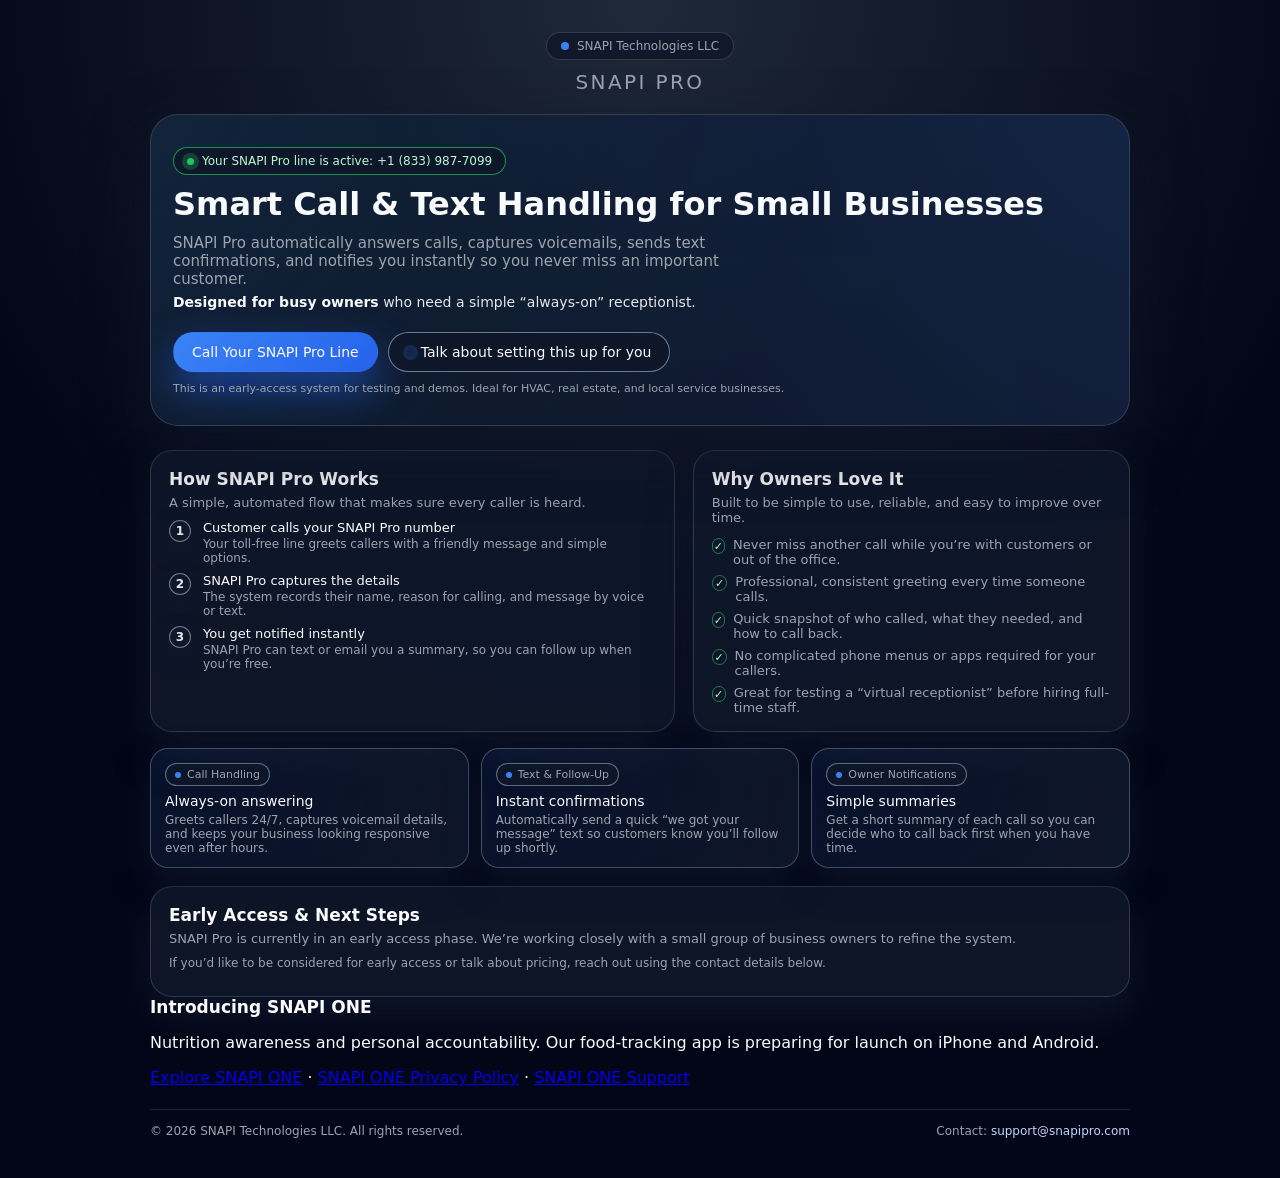
<file: index.html>
<!DOCTYPE html>
<html lang="en">
<head>
  <meta charset="UTF-8" />
  <meta name="viewport" content="width=device-width, initial-scale=1.0" />
  <title>SNAPI Pro – Smart Call & Text Handling</title>

  <style>
    :root {
      --bg: #111827;
      --bg-soft: rgba(15, 23, 42, 0.95);
      --card: #1f2937;
      --accent: #3b82f6;
      --accent-soft: rgba(59, 130, 246, 0.15);
      --accent-green: #22c55e;
      --accent-orange: #f97316;
      --text-main: #f9fafb;
      --text-muted: #9ca3af;
      --border-subtle: rgba(148, 163, 184, 0.25);
      --shadow-soft: 0 24px 60px rgba(15, 23, 42, 0.75);
      --radius-lg: 18px;
      --radius-pill: 999px;
    }

    * {
      box-sizing: border-box;
    }

    body {
      margin: 0;
      min-height: 100vh;
      font-family: system-ui, -apple-system, BlinkMacSystemFont, "Segoe UI",
        sans-serif;
      background: radial-gradient(circle at top, #1f2937 0, #020617 55%, #020617 100%);
      color: var(--text-main);
      display: flex;
      justify-content: center;
      padding: 32px 16px 40px;
    }

    .page-wrapper {
      width: 100%;
      max-width: 980px;
    }

    header {
      text-align: center;
      margin-bottom: 20px;
    }

    .logo-pill {
      display: inline-flex;
      align-items: center;
      gap: 8px;
      padding: 6px 14px;
      border-radius: var(--radius-pill);
      background: rgba(15, 23, 42, 0.85);
      border: 1px solid var(--border-subtle);
      font-size: 12px;
      color: var(--text-muted);
    }

    .logo-dot {
      width: 8px;
      height: 8px;
      border-radius: 999px;
      background: var(--accent);
    }

    .brand {
      margin-top: 10px;
      font-size: 20px;
      letter-spacing: 0.12em;
      text-transform: uppercase;
      color: var(--text-muted);
    }

    .hero {
      margin-top: 16px;
      background: linear-gradient(
        135deg,
        rgba(15, 23, 42, 0.96),
        rgba(15, 23, 42, 0.96)
      );
      border-radius: 28px;
      padding: 32px 22px 30px;
      box-shadow: var(--shadow-soft);
      border: 1px solid rgba(148, 163, 184, 0.28);
      position: relative;
      overflow: hidden;
    }

    .hero::before {
      content: "";
      position: absolute;
      inset: -120px;
      background:
        radial-gradient(circle at top left, rgba(56, 189, 248, 0.12), transparent 60%),
        radial-gradient(circle at top right, rgba(59, 130, 246, 0.18), transparent 65%);
      opacity: 0.9;
      z-index: 0;
    }

    .hero-inner {
      position: relative;
      z-index: 1;
    }

    .status-pill {
      display: inline-flex;
      align-items: center;
      gap: 8px;
      padding: 6px 13px;
      border-radius: var(--radius-pill);
      background: rgba(15, 23, 42, 0.9);
      border: 1px solid rgba(34, 197, 94, 0.7);
      color: #bbf7d0;
      font-size: 12px;
      margin-bottom: 12px;
    }

    .status-dot {
      width: 7px;
      height: 7px;
      border-radius: 999px;
      background: var(--accent-green);
      box-shadow: 0 0 0 5px rgba(34, 197, 94, 0.25);
    }

    .hero-title {
      font-size: clamp(26px, 3.1vw, 32px);
      line-height: 1.1;
      margin: 0 0 12px;
    }

    .hero-subtitle {
      margin: 0 0 6px;
      font-size: 15px;
      color: var(--text-muted);
      max-width: 560px;
    }

    .hero-line {
      margin: 0 0 22px;
      font-size: 14px;
      color: #e5e7eb;
    }

    .hero-line strong {
      color: #f9fafb;
    }

    .hero-actions {
      display: flex;
      flex-wrap: wrap;
      gap: 10px;
      align-items: center;
      margin-bottom: 10px;
    }

    .btn-primary,
    .btn-secondary {
      display: inline-flex;
      align-items: center;
      justify-content: center;
      padding: 11px 18px;
      border-radius: var(--radius-pill);
      font-size: 14px;
      font-weight: 500;
      text-decoration: none;
      white-space: nowrap;
      cursor: pointer;
      border: 1px solid transparent;
      transition: transform 0.13s ease-out, box-shadow 0.13s ease-out,
        background 0.13s ease-out, border-color 0.13s ease-out,
        color 0.13s ease-out;
    }

    .btn-primary {
      background: linear-gradient(135deg, var(--accent), #2563eb);
      color: white;
      box-shadow: 0 18px 38px rgba(37, 99, 235, 0.55);
    }

    .btn-secondary {
      background: rgba(15, 23, 42, 0.85);
      color: var(--text-main);
      border-color: rgba(148, 163, 184, 0.7);
    }

    .btn-primary:hover,
    .btn-secondary:hover {
      transform: translateY(-1px);
      box-shadow: 0 18px 45px rgba(15, 23, 42, 0.9);
    }

    .btn-primary:active,
    .btn-secondary:active {
      transform: translateY(0);
      box-shadow: 0 10px 26px rgba(15, 23, 42, 0.9);
    }

    .btn-secondary .dot {
      width: 7px;
      height: 7px;
      border-radius: 999px;
      margin-right: 7px;
      background: var(--accent-soft);
      box-shadow: 0 0 0 4px rgba(59, 130, 246, 0.18);
    }

    .hero-note {
      margin-top: 6px;
      font-size: 11px;
      color: var(--text-muted);
    }

    .grid {
      margin-top: 24px;
      display: grid;
      grid-template-columns: minmax(0, 3fr) minmax(0, 2.5fr);
      gap: 18px;
    }

    .card {
      background: rgba(15, 23, 42, 0.92);
      border-radius: 22px;
      padding: 18px 18px 16px;
      border: 1px solid var(--border-subtle);
      box-shadow: 0 18px 40px rgba(15, 23, 42, 0.9);
    }

    h2 {
      margin-top: 0;
      margin-bottom: 6px;
      font-size: 17px;
    }

    .card p {
      margin-top: 0;
      margin-bottom: 10px;
      font-size: 13px;
      color: var(--text-muted);
    }

    .steps {
      list-style: none;
      padding: 0;
      margin: 10px 0 0;
      display: grid;
      gap: 8px;
    }

    .step {
      display: grid;
      grid-template-columns: auto 1fr;
      gap: 8px 12px;
      align-items: flex-start;
      font-size: 13px;
    }

    .step-badge {
      width: 22px;
      height: 22px;
      border-radius: 999px;
      display: inline-flex;
      align-items: center;
      justify-content: center;
      font-size: 12px;
      font-weight: 600;
      background: rgba(15, 23, 42, 1);
      border: 1px solid rgba(148, 163, 184, 0.7);
      color: #e5e7eb;
      box-shadow: 0 10px 20px rgba(15, 23, 42, 0.9);
    }

    .step-title {
      font-weight: 500;
      margin-bottom: 2px;
    }

    .step-text {
      grid-column: 2 / 3;
      color: var(--text-muted);
      font-size: 12px;
    }

    .reasons-list {
      list-style: none;
      padding: 0;
      margin: 12px 0 0;
      display: grid;
      gap: 7px;
      font-size: 13px;
      color: var(--text-muted);
    }

    .reasons-list li {
      display: flex;
      align-items: flex-start;
      gap: 8px;
    }

    .reason-icon {
      width: 16px;
      height: 16px;
      border-radius: 999px;
      border: 1px solid rgba(34, 197, 94, 0.6);
      display: inline-flex;
      align-items: center;
      justify-content: center;
      font-size: 11px;
      color: #bbf7d0;
      margin-top: 1px;
    }

    /* Features section */

    .features {
      margin-top: 16px;
      display: grid;
      grid-template-columns: repeat(3, minmax(0, 1fr));
      gap: 12px;
    }

    .feature-card {
      background: radial-gradient(circle at top left,
          rgba(59, 130, 246, 0.09),
          rgba(15, 23, 42, 0.98));
      border-radius: 18px;
      padding: 14px 14px 12px;
      border: 1px solid rgba(148, 163, 184, 0.4);
      font-size: 13px;
      box-shadow: 0 16px 32px rgba(15, 23, 42, 0.8);
    }

    .feature-label {
      display: inline-flex;
      align-items: center;
      gap: 6px;
      padding: 4px 9px;
      border-radius: var(--radius-pill);
      background: rgba(15, 23, 42, 0.9);
      border: 1px solid rgba(148, 163, 184, 0.6);
      font-size: 11px;
      color: var(--text-muted);
      margin-bottom: 7px;
    }

    .pill-dot {
      width: 6px;
      height: 6px;
      border-radius: 999px;
      background: var(--accent);
    }

    .feature-title {
      font-size: 14px;
      font-weight: 500;
      margin-bottom: 4px;
    }

    .feature-text {
      font-size: 12px;
      color: var(--text-muted);
      margin: 0;
    }

    footer {
      margin-top: 22px;
      padding-top: 14px;
      border-top: 1px solid rgba(31, 41, 55, 0.9);
      font-size: 12px;
      color: var(--text-muted);
      display: flex;
      flex-wrap: wrap;
      justify-content: space-between;
      gap: 10px;
      align-items: center;
    }

    footer a {
      color: #c4d3ff;
      text-decoration: none;
    }

    footer a:hover {
      text-decoration: underline;
    }

    @media (max-width: 768px) {
      body {
        padding: 20px 12px 28px;
      }

      .hero {
        padding: 26px 18px 24px;
      }

      .grid {
        grid-template-columns: minmax(0, 1fr);
      }

      .features {
        grid-template-columns: minmax(0, 1fr);
      }

      .hero-actions {
        flex-direction: column;
        align-items: stretch;
      }

      .btn-primary,
      .btn-secondary {
        width: 100%;
        justify-content: center;
      }

      .hero-subtitle,
      .hero-line {
        text-align: left;
      }
    }
  </style>
</head>

<body>
  <div class="page-wrapper">
    <header>
      <div class="logo-pill">
        <span class="logo-dot"></span>
        <span>SNAPI Technologies LLC</span>
      </div>
      <div class="brand">SNAPI Pro</div>
    </header>

    <section class="hero">
      <div class="hero-inner">
        <div class="status-pill">
          <span class="status-dot"></span>
          <span>Your SNAPI Pro line is active: +1 (833) 987-7099</span>
        </div>

        <h1 class="hero-title">
          Smart Call &amp; Text Handling for Small Businesses
        </h1>

        <p class="hero-subtitle">
          SNAPI Pro automatically answers calls, captures voicemails, sends text
          confirmations, and notifies you instantly so you never miss an
          important customer.
        </p>

        <p class="hero-line">
          <strong>Designed for busy owners</strong> who need a simple
          “always-on” receptionist.
        </p>

        <div class="hero-actions">
          <a href="tel:+18339877099" class="btn-primary">
            Call Your SNAPI Pro Line
          </a>

          <a href="#contact" class="btn-secondary">
            <span class="dot"></span>
            Talk about setting this up for you
          </a>
        </div>

        <div class="hero-note">
          This is an early-access system for testing and demos. Ideal for HVAC,
          real estate, and local service businesses.
        </div>
      </div>
    </section>

    <!-- How it works + Why owners love it -->
    <section class="grid">
      <article class="card">
        <h2>How SNAPI Pro Works</h2>
        <p>
          A simple, automated flow that makes sure every caller is heard.
        </p>

        <ul class="steps">
          <li class="step">
            <div class="step-badge">1</div>
            <div>
              <div class="step-title">Customer calls your SNAPI Pro number</div>
              <div class="step-text">
                Your toll-free line greets callers with a friendly message and
                simple options.
              </div>
            </div>
          </li>

          <li class="step">
            <div class="step-badge">2</div>
            <div>
              <div class="step-title">SNAPI Pro captures the details</div>
              <div class="step-text">
                The system records their name, reason for calling, and message
                by voice or text.
              </div>
            </div>
          </li>

          <li class="step">
            <div class="step-badge">3</div>
            <div>
              <div class="step-title">You get notified instantly</div>
              <div class="step-text">
                SNAPI Pro can text or email you a summary, so you can follow up
                when you’re free.
              </div>
            </div>
          </li>
        </ul>
      </article>

      <article class="card">
        <h2>Why Owners Love It</h2>
        <p>
          Built to be simple to use, reliable, and easy to improve over time.
        </p>

        <ul class="reasons-list">
          <li>
            <span class="reason-icon">✓</span>
            <span>Never miss another call while you’re with customers or out of the office.</span>
          </li>
          <li>
            <span class="reason-icon">✓</span>
            <span>Professional, consistent greeting every time someone calls.</span>
          </li>
          <li>
            <span class="reason-icon">✓</span>
            <span>Quick snapshot of who called, what they needed, and how to call back.</span>
          </li>
          <li>
            <span class="reason-icon">✓</span>
            <span>No complicated phone menus or apps required for your callers.</span>
          </li>
          <li>
            <span class="reason-icon">✓</span>
            <span>Great for testing a “virtual receptionist” before hiring full-time staff.</span>
          </li>
        </ul>
      </article>
    </section>

    <!-- Feature highlights -->
    <section class="features">
      <div class="feature-card">
        <div class="feature-label">
          <span class="pill-dot"></span>
          Call Handling
        </div>
        <div class="feature-title">Always-on answering</div>
        <p class="feature-text">
          Greets callers 24/7, captures voicemail details, and keeps your
          business looking responsive even after hours.
        </p>
      </div>

      <div class="feature-card">
        <div class="feature-label">
          <span class="pill-dot"></span>
          Text &amp; Follow-Up
        </div>
        <div class="feature-title">Instant confirmations</div>
        <p class="feature-text">
          Automatically send a quick “we got your message” text so customers
          know you’ll follow up shortly.
        </p>
      </div>

      <div class="feature-card">
        <div class="feature-label">
          <span class="pill-dot"></span>
          Owner Notifications
        </div>
        <div class="feature-title">Simple summaries</div>
        <p class="feature-text">
          Get a short summary of each call so you can decide who to call back
          first when you have time.
        </p>
      </div>
    </section>

    <!-- Early access note -->
    <section class="card" style="margin-top: 18px;">
      <h2>Early Access &amp; Next Steps</h2>
      <p>
        SNAPI Pro is currently in an early access phase. We’re working closely
        with a small group of business owners to refine the system.
      </p>
      <p class="step-text" style="margin-top: 6px; font-size: 12px;">
        If you’d like to be considered for early access or talk about pricing,
        reach out using the contact details below.
      </p>
    </section>

    <section class="section"><h2>Introducing SNAPI ONE</h2><p>Nutrition awareness and personal accountability. Our food-tracking app is preparing for launch on iPhone and Android.</p><p><a href="snapi-one/">Explore SNAPI ONE</a> · <a href="snapi-one/privacy.html">SNAPI ONE Privacy Policy</a> · <a href="snapi-one/support.html">SNAPI ONE Support</a></p></section>

    <!-- Contact / footer -->
    <footer id="contact">
      <div>
        &copy; <span id="year"></span> SNAPI Technologies LLC. All rights reserved.
      </div>
      <div>
        Contact:
        <a href="mailto:support@snapipro.com">support@snapipro.com</a>
      </div>
    </footer>
  </div>

  <script>
    // Auto-set current year in footer
    document.getElementById("year").textContent = new Date().getFullYear();
  </script>
</body>
</html>
</file>
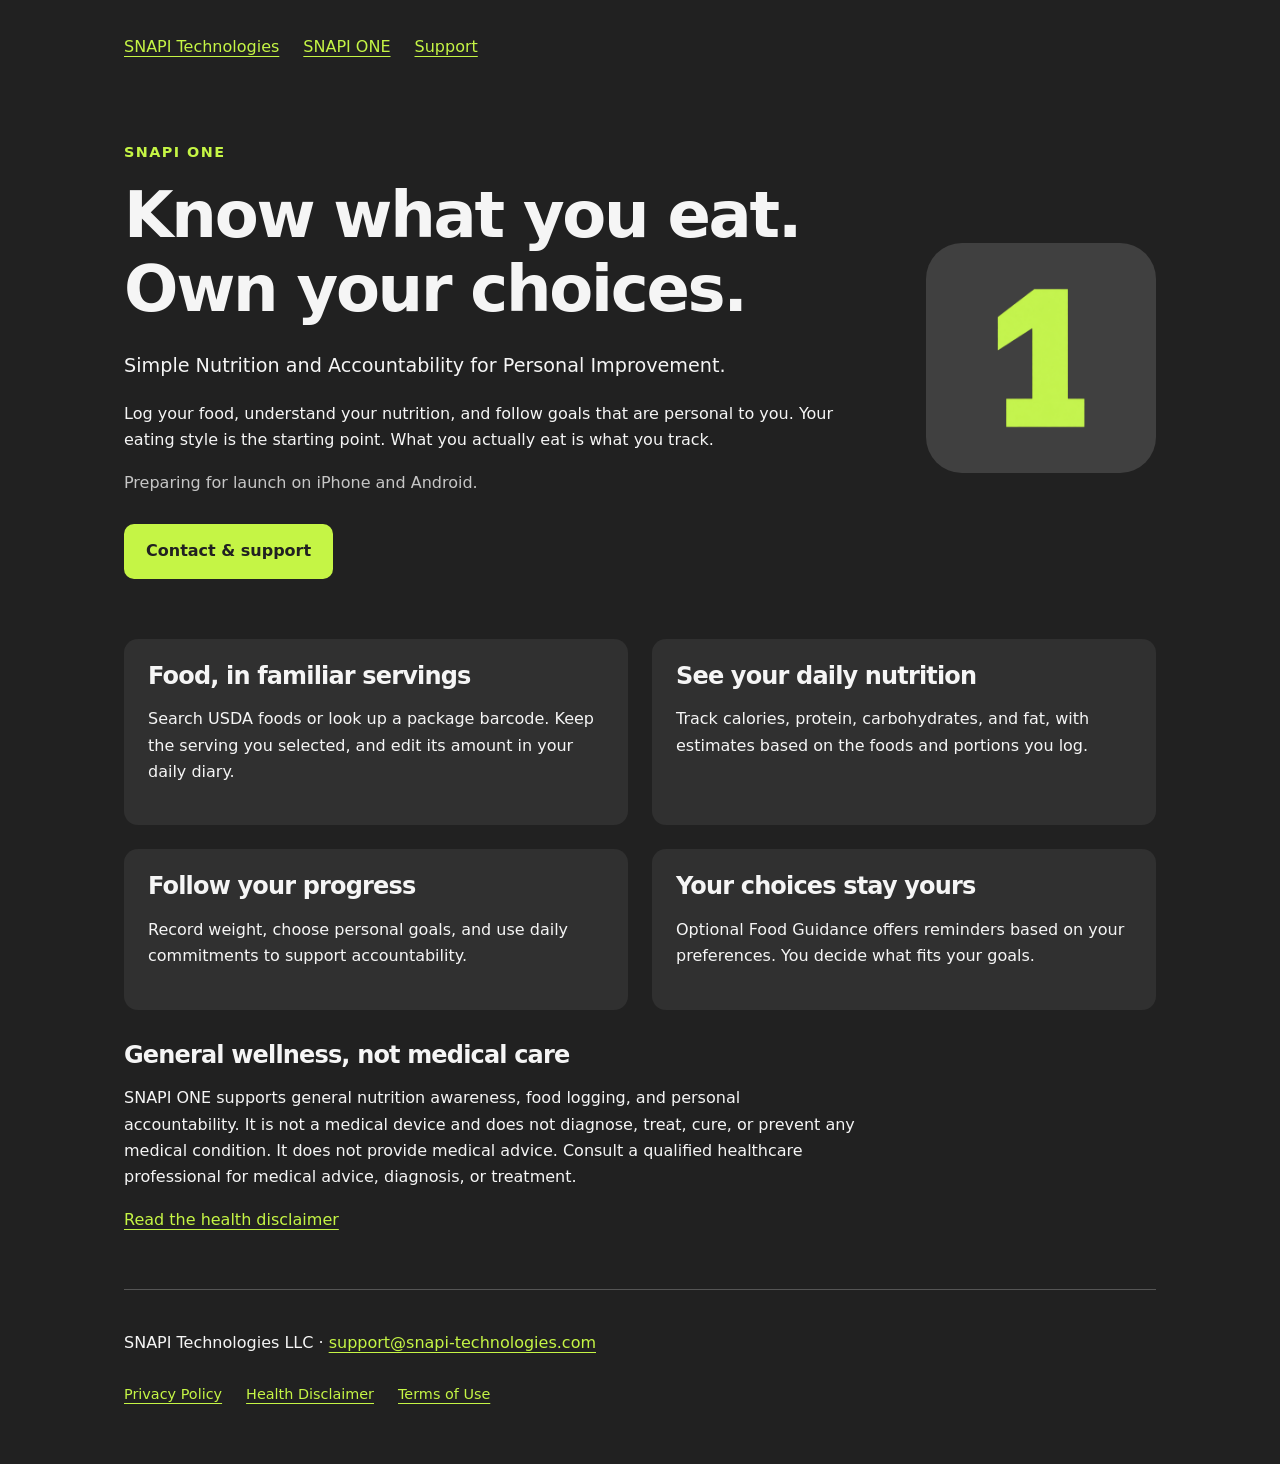
<file: snapi-one/index.html>
<!doctype html><html lang="en"><head><meta charset="utf-8"><meta name="viewport" content="width=device-width,initial-scale=1"><title>Nutrition awareness. Personal accountability. | SNAPI ONE</title><meta name="description" content="SNAPI ONE helps you log food, understand nutrition, and follow your personal goals."><link rel="stylesheet" href="style.css"></head><body><a class="skip" href="#main">Skip to content</a><div class="wrap"><nav aria-label="Main navigation"><a href="../">SNAPI Technologies</a><a href="./">SNAPI ONE</a><a href="support.html">Support</a></nav><main id="main"><div class="hero"><div><p class="eyebrow">SNAPI ONE</p><h1>Know what you eat.<br>Own your choices.</h1><p class="lead">Simple Nutrition and Accountability for Personal Improvement.</p><p>Log your food, understand your nutrition, and follow goals that are personal to you. Your eating style is the starting point. What you actually eat is what you track.</p><p class="muted">Preparing for launch on iPhone and Android.</p><a class="button" href="support.html">Contact &amp; support</a></div><img src="icon.png" width="230" height="230" alt="SNAPI ONE app icon"></div><div class="features"><section><h2>Food, in familiar servings</h2><p>Search USDA foods or look up a package barcode. Keep the serving you selected, and edit its amount in your daily diary.</p></section><section><h2>See your daily nutrition</h2><p>Track calories, protein, carbohydrates, and fat, with estimates based on the foods and portions you log.</p></section><section><h2>Follow your progress</h2><p>Record weight, choose personal goals, and use daily commitments to support accountability.</p></section><section><h2>Your choices stay yours</h2><p>Optional Food Guidance offers reminders based on your preferences. You decide what fits your goals.</p></section></div><section><h2>General wellness, not medical care</h2><p>SNAPI ONE supports general nutrition awareness, food logging, and personal accountability. It is not a medical device and does not diagnose, treat, cure, or prevent any medical condition. It does not provide medical advice. Consult a qualified healthcare professional for medical advice, diagnosis, or treatment.</p><a href="disclaimer.html">Read the health disclaimer</a></section></main><footer><p>SNAPI Technologies LLC · <a href="mailto:support@snapi-technologies.com">support@snapi-technologies.com</a></p><nav aria-label="Legal"><a href="privacy.html">Privacy Policy</a><a href="disclaimer.html">Health Disclaimer</a><a href="terms.html">Terms of Use</a></nav></footer></div></body></html>
</file>
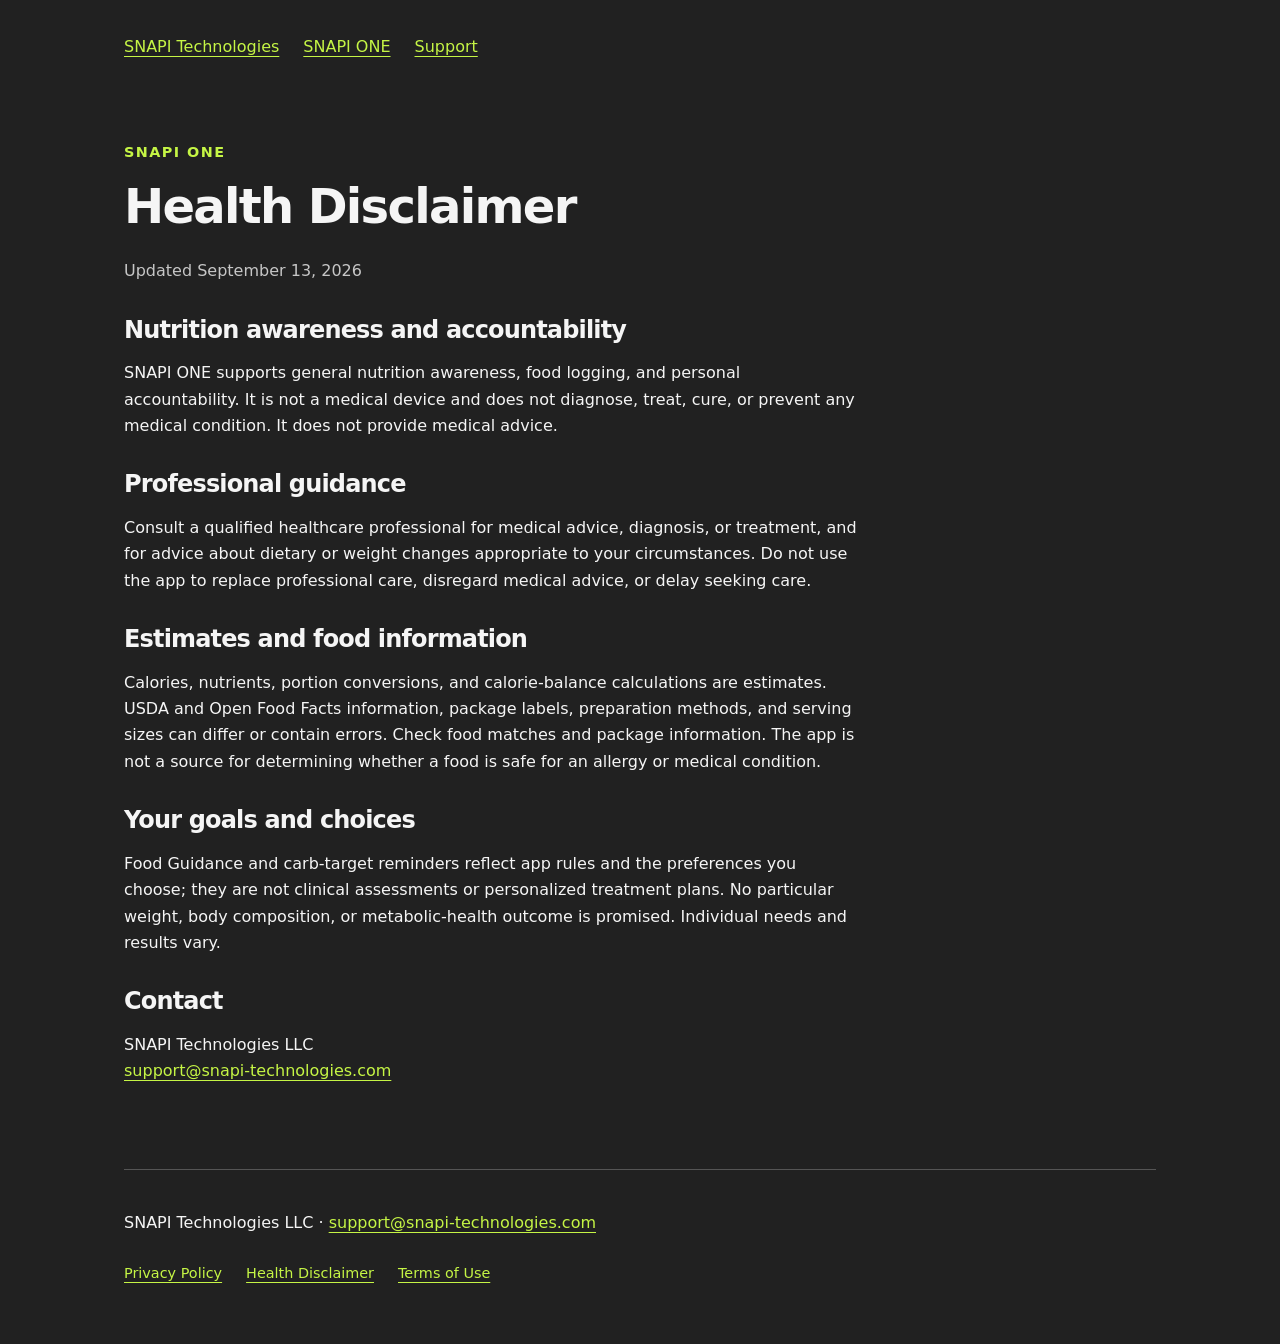
<file: snapi-one/disclaimer.html>
<!doctype html><html lang="en"><head><meta charset="utf-8"><meta name="viewport" content="width=device-width,initial-scale=1"><title>Health Disclaimer | SNAPI ONE</title><meta name="description" content="Health Disclaimer for the SNAPI ONE nutrition and accountability app."><link rel="stylesheet" href="style.css"></head><body><a class="skip" href="#main">Skip to content</a><div class="wrap"><nav aria-label="Main navigation"><a href="../">SNAPI Technologies</a><a href="./">SNAPI ONE</a><a href="support.html">Support</a></nav><main id="main"><article class="legal"><p class="eyebrow">SNAPI ONE</p><h1>Health Disclaimer</h1><p class="muted">Updated September 13, 2026</p><section><h2>Nutrition awareness and accountability</h2><p>SNAPI ONE supports general nutrition awareness, food logging, and personal accountability. It is not a medical device and does not diagnose, treat, cure, or prevent any medical condition. It does not provide medical advice.</p></section><section><h2>Professional guidance</h2><p>Consult a qualified healthcare professional for medical advice, diagnosis, or treatment, and for advice about dietary or weight changes appropriate to your circumstances. Do not use the app to replace professional care, disregard medical advice, or delay seeking care.</p></section><section><h2>Estimates and food information</h2><p>Calories, nutrients, portion conversions, and calorie-balance calculations are estimates. USDA and Open Food Facts information, package labels, preparation methods, and serving sizes can differ or contain errors. Check food matches and package information. The app is not a source for determining whether a food is safe for an allergy or medical condition.</p></section><section><h2>Your goals and choices</h2><p>Food Guidance and carb-target reminders reflect app rules and the preferences you choose; they are not clinical assessments or personalized treatment plans. No particular weight, body composition, or metabolic-health outcome is promised. Individual needs and results vary.</p></section><section><h2>Contact</h2><p>SNAPI Technologies LLC<br><a href="mailto:support@snapi-technologies.com">support@snapi-technologies.com</a></p></section></article></main><footer><p>SNAPI Technologies LLC · <a href="mailto:support@snapi-technologies.com">support@snapi-technologies.com</a></p><nav aria-label="Legal"><a href="privacy.html">Privacy Policy</a><a href="disclaimer.html">Health Disclaimer</a><a href="terms.html">Terms of Use</a></nav></footer></div></body></html>
</file>
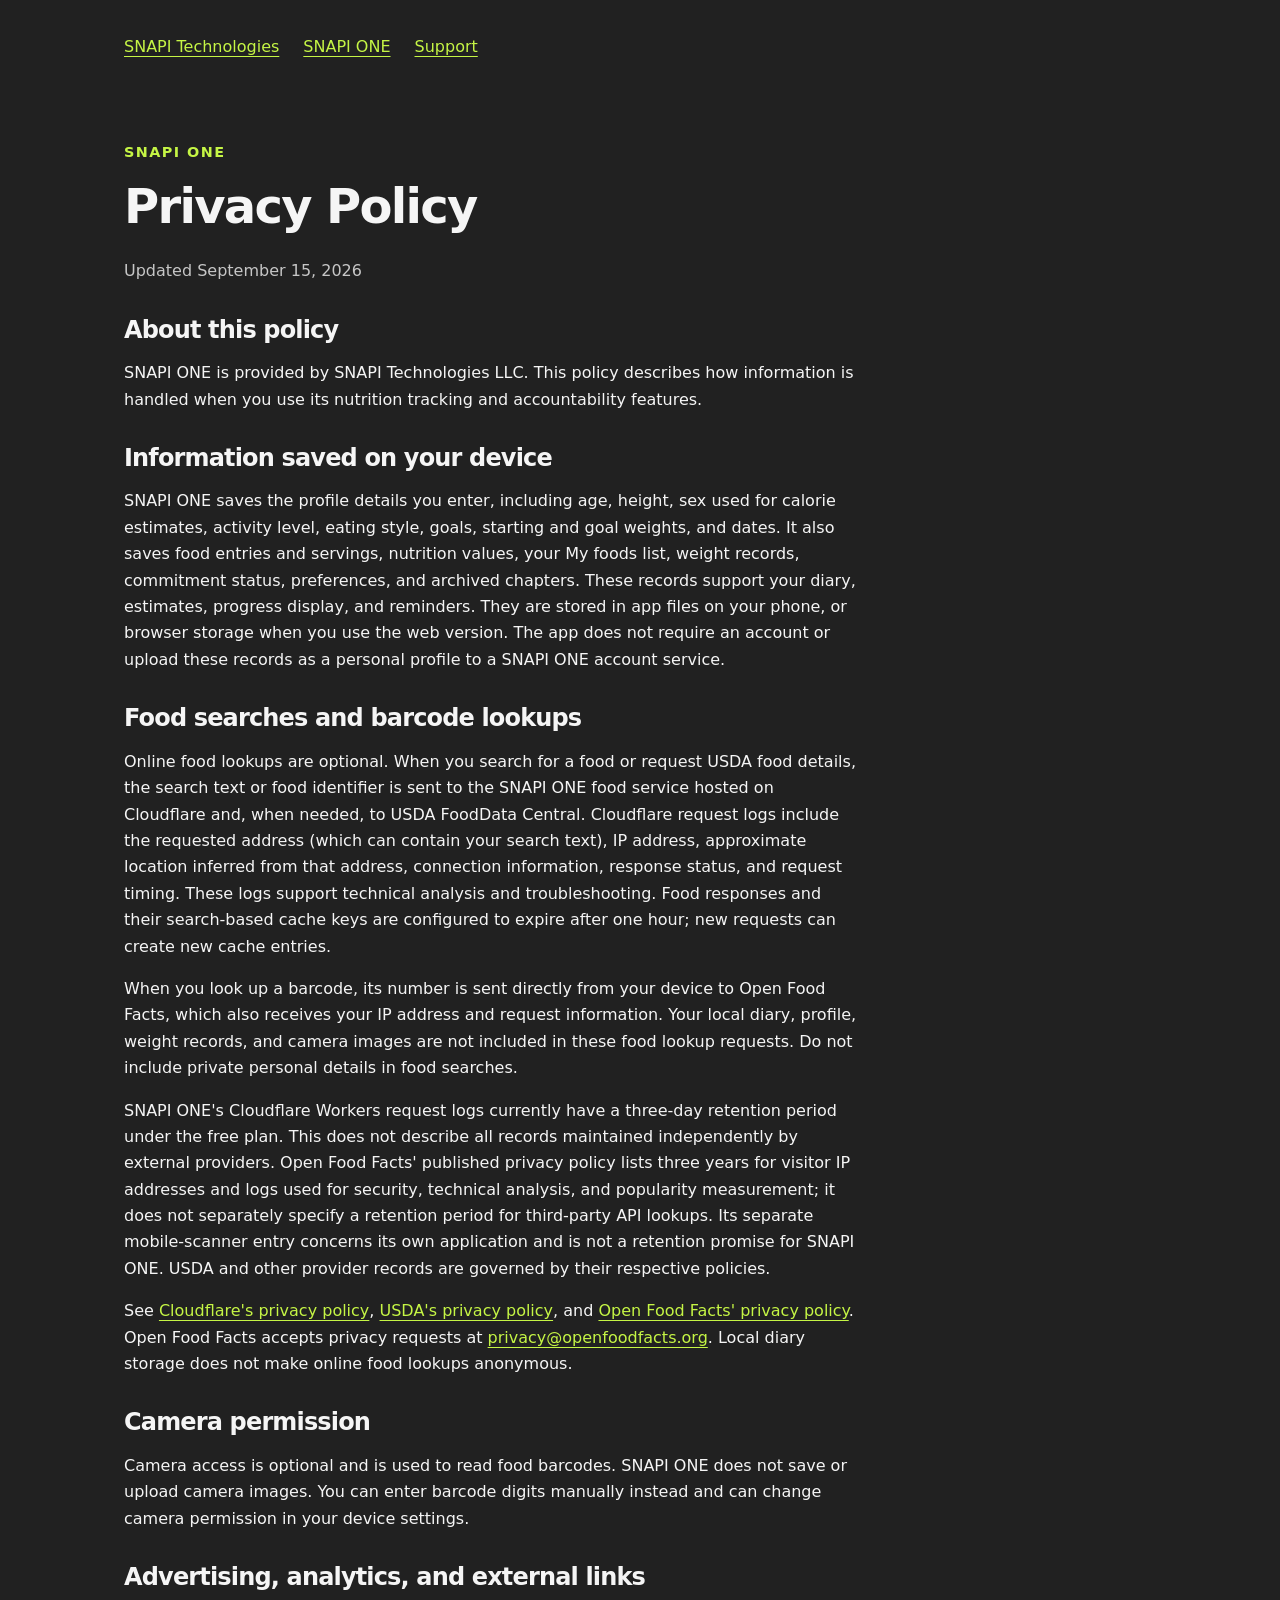
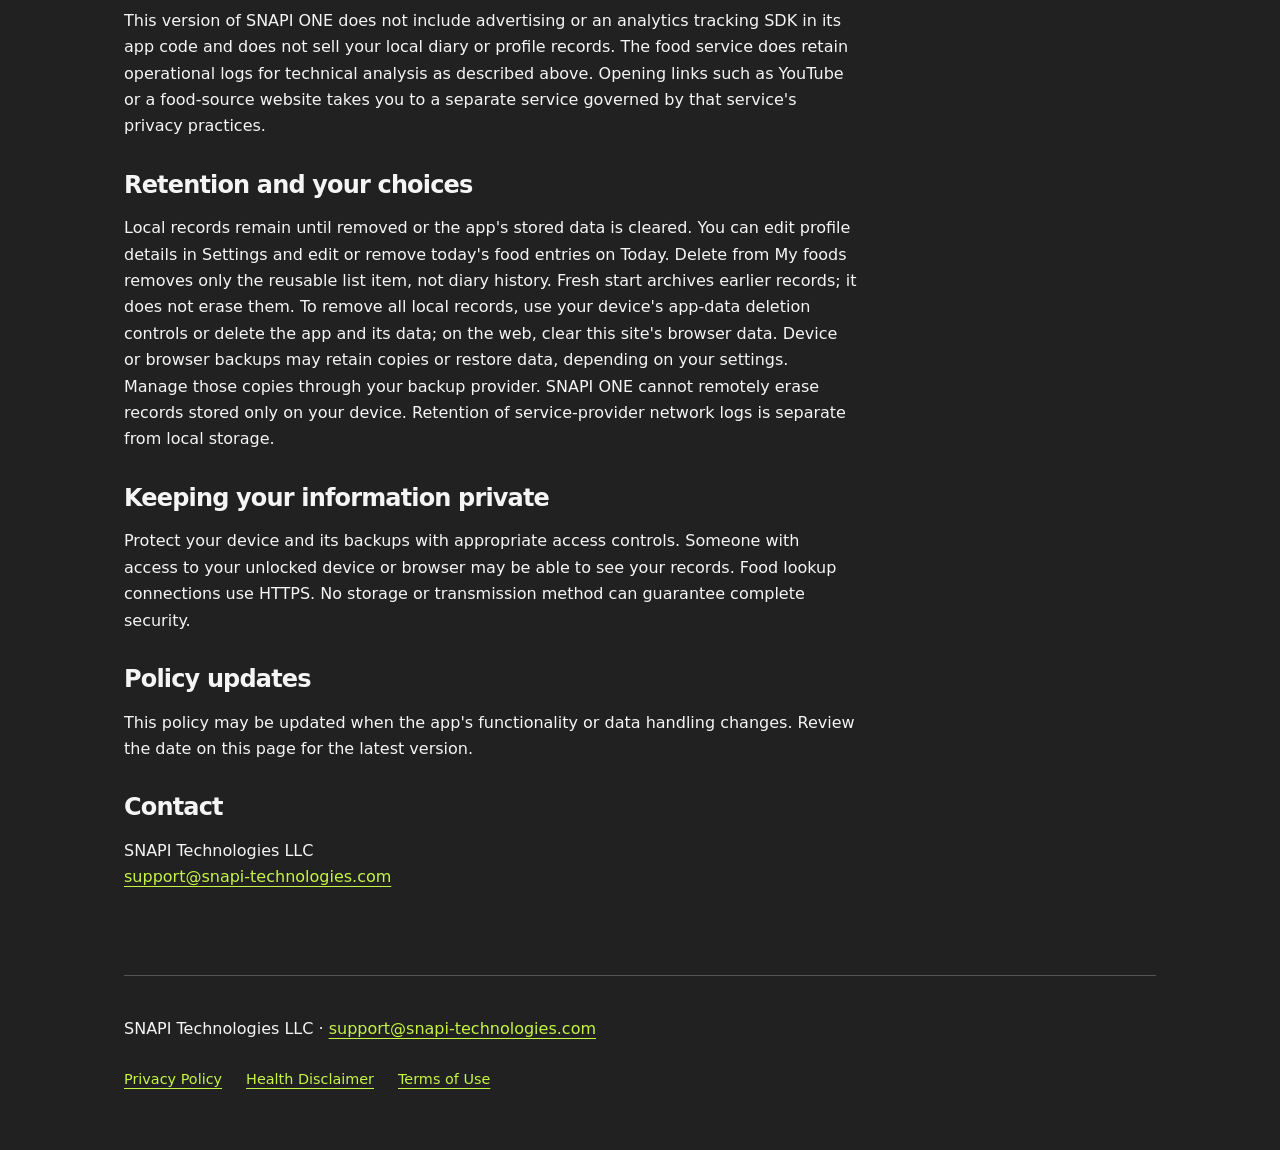
<file: snapi-one/privacy.html>
<!doctype html><html lang="en"><head><meta charset="utf-8"><meta name="viewport" content="width=device-width,initial-scale=1"><title>Privacy Policy | SNAPI ONE</title><meta name="description" content="Privacy Policy for the SNAPI ONE nutrition and accountability app."><link rel="stylesheet" href="style.css"></head><body><a class="skip" href="#main">Skip to content</a><div class="wrap"><nav aria-label="Main navigation"><a href="../">SNAPI Technologies</a><a href="./">SNAPI ONE</a><a href="support.html">Support</a></nav><main id="main"><article class="legal"><p class="eyebrow">SNAPI ONE</p><h1>Privacy Policy</h1><p class="muted">Updated September 15, 2026</p><section><h2>About this policy</h2><p>SNAPI ONE is provided by SNAPI Technologies LLC. This policy describes how information is handled when you use its nutrition tracking and accountability features.</p></section><section><h2>Information saved on your device</h2><p>SNAPI ONE saves the profile details you enter, including age, height, sex used for calorie estimates, activity level, eating style, goals, starting and goal weights, and dates. It also saves food entries and servings, nutrition values, your My foods list, weight records, commitment status, preferences, and archived chapters. These records support your diary, estimates, progress display, and reminders. They are stored in app files on your phone, or browser storage when you use the web version. The app does not require an account or upload these records as a personal profile to a SNAPI ONE account service.</p></section><section><h2>Food searches and barcode lookups</h2><p>Online food lookups are optional. When you search for a food or request USDA food details, the search text or food identifier is sent to the SNAPI ONE food service hosted on Cloudflare and, when needed, to USDA FoodData Central. Cloudflare request logs include the requested address (which can contain your search text), IP address, approximate location inferred from that address, connection information, response status, and request timing. These logs support technical analysis and troubleshooting. Food responses and their search-based cache keys are configured to expire after one hour; new requests can create new cache entries.</p><p>When you look up a barcode, its number is sent directly from your device to Open Food Facts, which also receives your IP address and request information. Your local diary, profile, weight records, and camera images are not included in these food lookup requests. Do not include private personal details in food searches.</p><p>SNAPI ONE's Cloudflare Workers request logs currently have a three-day retention period under the free plan. This does not describe all records maintained independently by external providers. Open Food Facts' published privacy policy lists three years for visitor IP addresses and logs used for security, technical analysis, and popularity measurement; it does not separately specify a retention period for third-party API lookups. Its separate mobile-scanner entry concerns its own application and is not a retention promise for SNAPI ONE. USDA and other provider records are governed by their respective policies.</p><p>See <a href="https://www.cloudflare.com/privacypolicy/">Cloudflare's privacy policy</a>, <a href="https://www.usda.gov/privacy-policy">USDA's privacy policy</a>, and <a href="https://world.openfoodfacts.org/privacy">Open Food Facts' privacy policy</a>. Open Food Facts accepts privacy requests at <a href="mailto:privacy@openfoodfacts.org">privacy@openfoodfacts.org</a>. Local diary storage does not make online food lookups anonymous.</p></section><section><h2>Camera permission</h2><p>Camera access is optional and is used to read food barcodes. SNAPI ONE does not save or upload camera images. You can enter barcode digits manually instead and can change camera permission in your device settings.</p></section><section><h2>Advertising, analytics, and external links</h2><p>This version of SNAPI ONE does not include advertising or an analytics tracking SDK in its app code and does not sell your local diary or profile records. The food service does retain operational logs for technical analysis as described above. Opening links such as YouTube or a food-source website takes you to a separate service governed by that service's privacy practices.</p></section><section><h2>Retention and your choices</h2><p>Local records remain until removed or the app's stored data is cleared. You can edit profile details in Settings and edit or remove today's food entries on Today. Delete from My foods removes only the reusable list item, not diary history. Fresh start archives earlier records; it does not erase them. To remove all local records, use your device's app-data deletion controls or delete the app and its data; on the web, clear this site's browser data. Device or browser backups may retain copies or restore data, depending on your settings. Manage those copies through your backup provider. SNAPI ONE cannot remotely erase records stored only on your device. Retention of service-provider network logs is separate from local storage.</p></section><section><h2>Keeping your information private</h2><p>Protect your device and its backups with appropriate access controls. Someone with access to your unlocked device or browser may be able to see your records. Food lookup connections use HTTPS. No storage or transmission method can guarantee complete security.</p></section><section><h2>Policy updates</h2><p>This policy may be updated when the app's functionality or data handling changes. Review the date on this page for the latest version.</p></section><section><h2>Contact</h2><p>SNAPI Technologies LLC<br><a href="mailto:support@snapi-technologies.com">support@snapi-technologies.com</a></p></section></article></main><footer><p>SNAPI Technologies LLC · <a href="mailto:support@snapi-technologies.com">support@snapi-technologies.com</a></p><nav aria-label="Legal"><a href="privacy.html">Privacy Policy</a><a href="disclaimer.html">Health Disclaimer</a><a href="terms.html">Terms of Use</a></nav></footer></div></body></html>
</file>
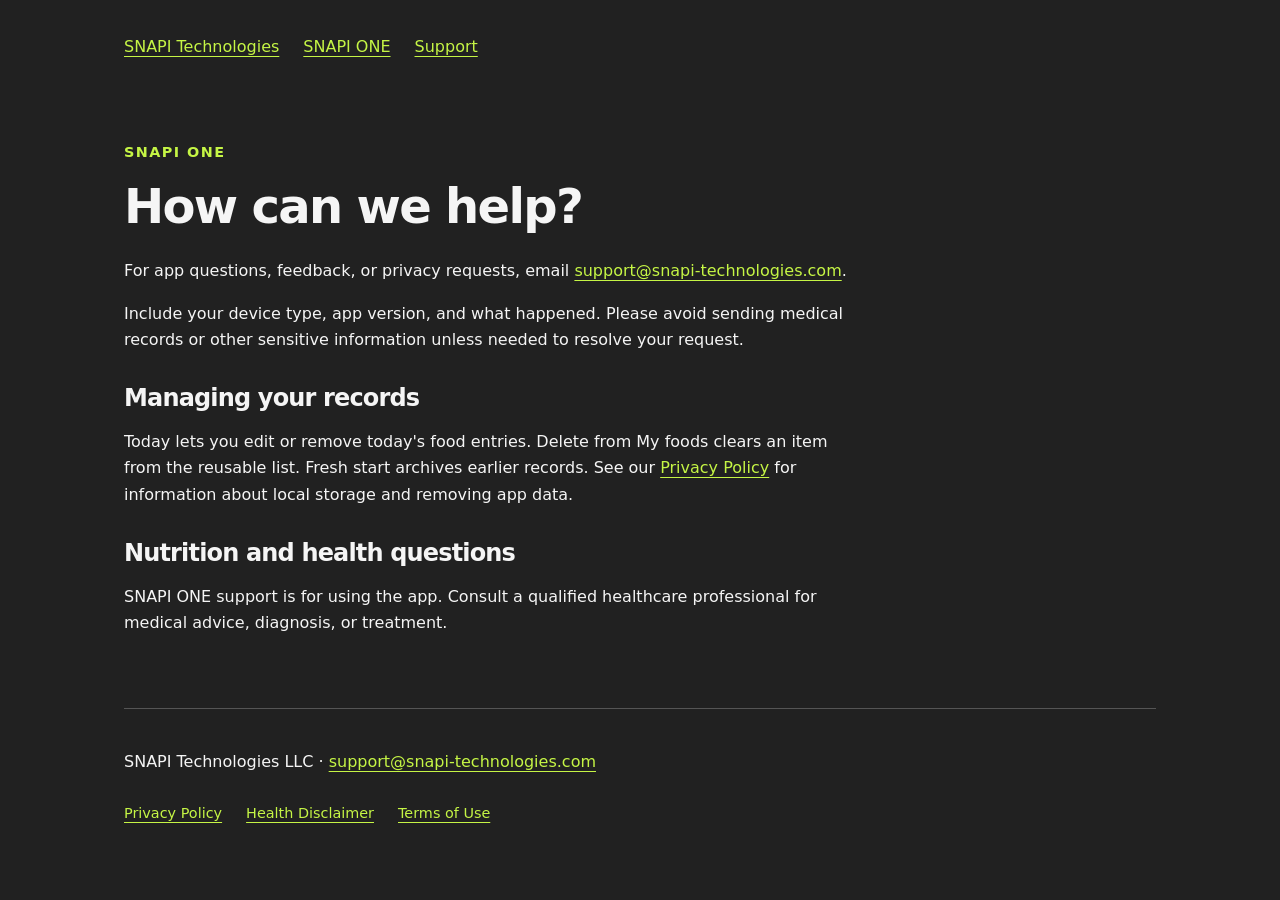
<file: snapi-one/support.html>
<!doctype html><html lang="en"><head><meta charset="utf-8"><meta name="viewport" content="width=device-width,initial-scale=1"><title>Support | SNAPI ONE</title><meta name="description" content="Contact SNAPI ONE support for app and privacy questions."><link rel="stylesheet" href="style.css"></head><body><a class="skip" href="#main">Skip to content</a><div class="wrap"><nav aria-label="Main navigation"><a href="../">SNAPI Technologies</a><a href="./">SNAPI ONE</a><a href="support.html">Support</a></nav><main id="main"><article class="legal"><p class="eyebrow">SNAPI ONE</p><h1>How can we help?</h1><p>For app questions, feedback, or privacy requests, email <a href="mailto:support@snapi-technologies.com">support@snapi-technologies.com</a>.</p><p>Include your device type, app version, and what happened. Please avoid sending medical records or other sensitive information unless needed to resolve your request.</p><h2>Managing your records</h2><p>Today lets you edit or remove today's food entries. Delete from My foods clears an item from the reusable list. Fresh start archives earlier records. See our <a href="privacy.html">Privacy Policy</a> for information about local storage and removing app data.</p><h2>Nutrition and health questions</h2><p>SNAPI ONE support is for using the app. Consult a qualified healthcare professional for medical advice, diagnosis, or treatment.</p></article></main><footer><p>SNAPI Technologies LLC · <a href="mailto:support@snapi-technologies.com">support@snapi-technologies.com</a></p><nav aria-label="Legal"><a href="privacy.html">Privacy Policy</a><a href="disclaimer.html">Health Disclaimer</a><a href="terms.html">Terms of Use</a></nav></footer></div></body></html>
</file>
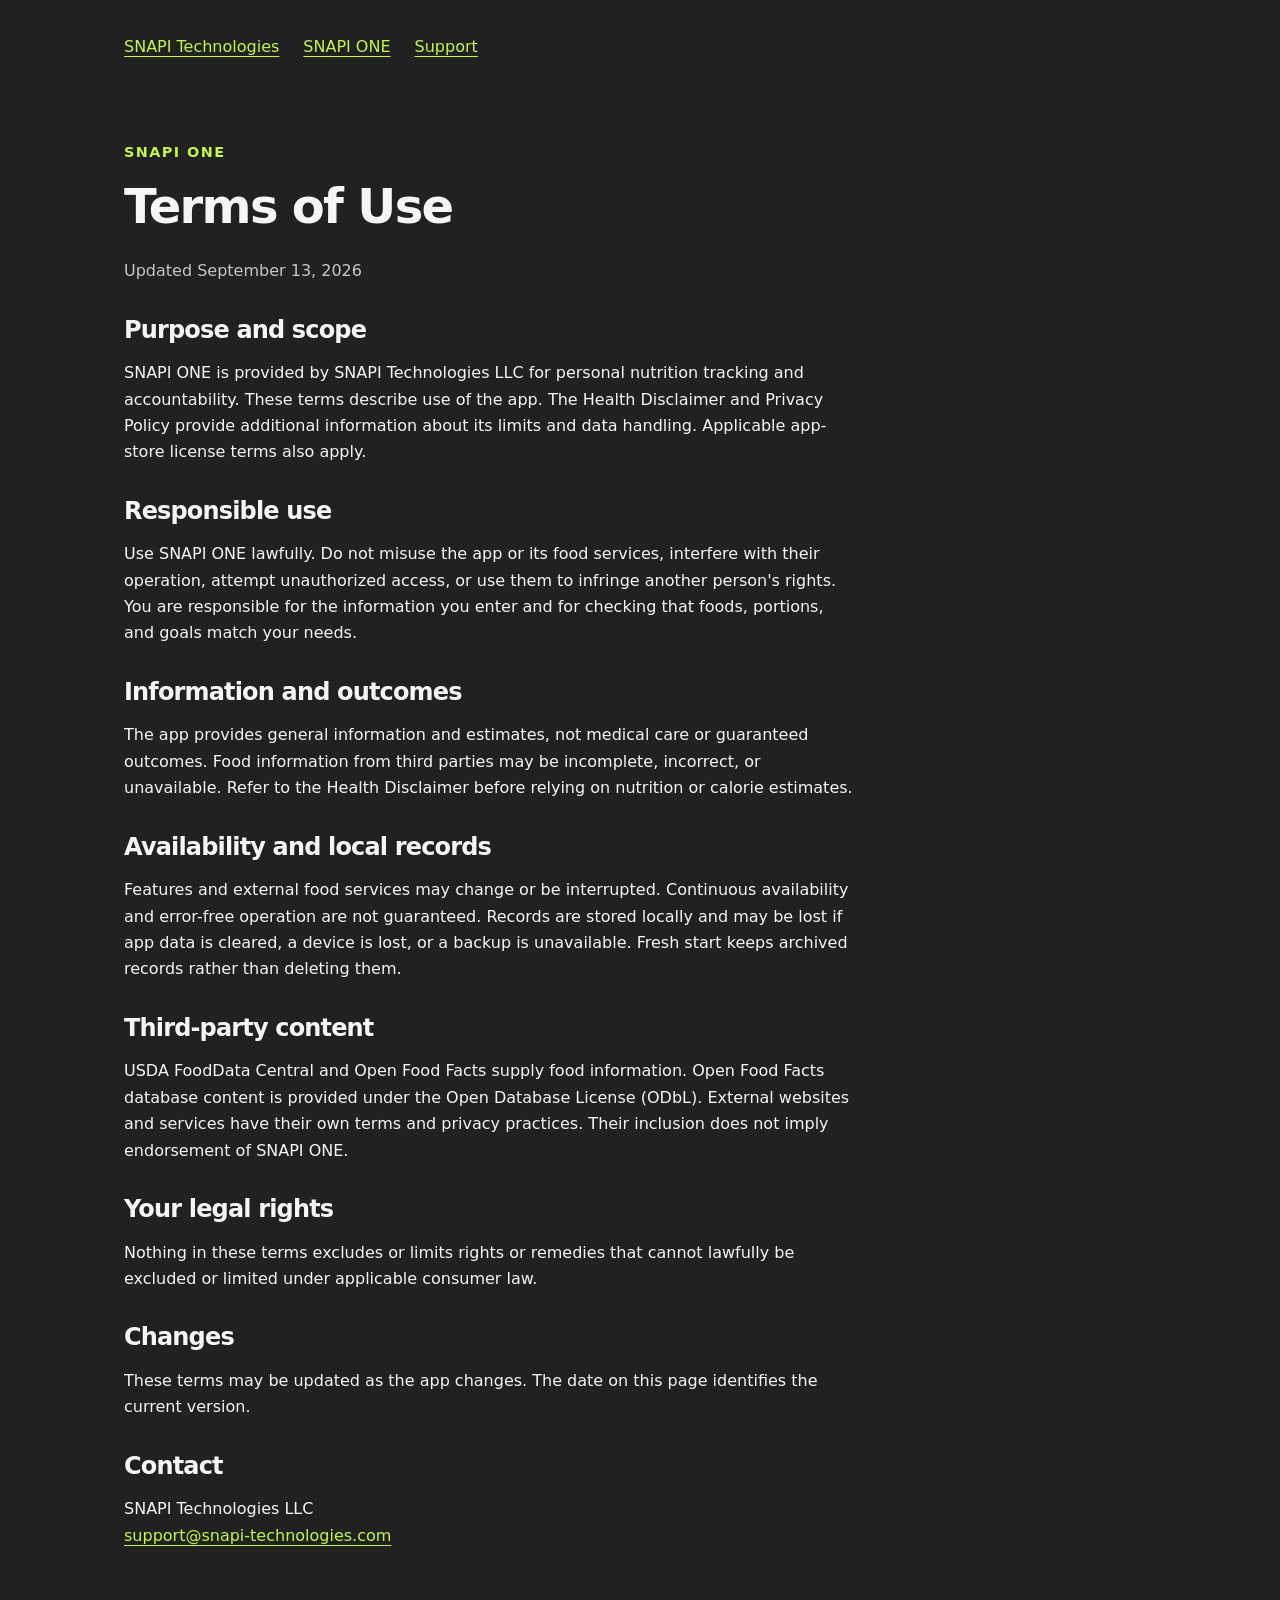
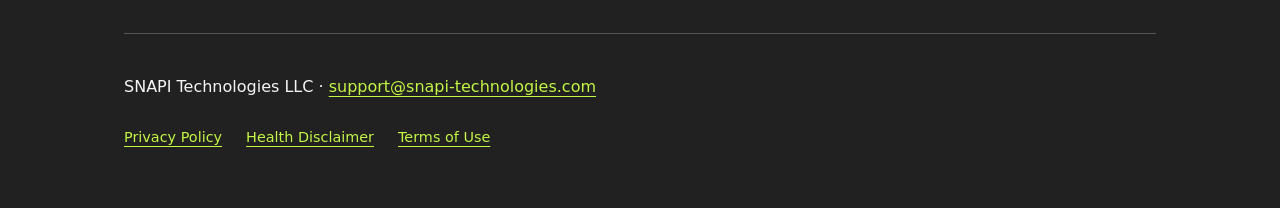
<file: snapi-one/terms.html>
<!doctype html><html lang="en"><head><meta charset="utf-8"><meta name="viewport" content="width=device-width,initial-scale=1"><title>Terms of Use | SNAPI ONE</title><meta name="description" content="Terms of Use for the SNAPI ONE nutrition and accountability app."><link rel="stylesheet" href="style.css"></head><body><a class="skip" href="#main">Skip to content</a><div class="wrap"><nav aria-label="Main navigation"><a href="../">SNAPI Technologies</a><a href="./">SNAPI ONE</a><a href="support.html">Support</a></nav><main id="main"><article class="legal"><p class="eyebrow">SNAPI ONE</p><h1>Terms of Use</h1><p class="muted">Updated September 13, 2026</p><section><h2>Purpose and scope</h2><p>SNAPI ONE is provided by SNAPI Technologies LLC for personal nutrition tracking and accountability. These terms describe use of the app. The Health Disclaimer and Privacy Policy provide additional information about its limits and data handling. Applicable app-store license terms also apply.</p></section><section><h2>Responsible use</h2><p>Use SNAPI ONE lawfully. Do not misuse the app or its food services, interfere with their operation, attempt unauthorized access, or use them to infringe another person's rights. You are responsible for the information you enter and for checking that foods, portions, and goals match your needs.</p></section><section><h2>Information and outcomes</h2><p>The app provides general information and estimates, not medical care or guaranteed outcomes. Food information from third parties may be incomplete, incorrect, or unavailable. Refer to the Health Disclaimer before relying on nutrition or calorie estimates.</p></section><section><h2>Availability and local records</h2><p>Features and external food services may change or be interrupted. Continuous availability and error-free operation are not guaranteed. Records are stored locally and may be lost if app data is cleared, a device is lost, or a backup is unavailable. Fresh start keeps archived records rather than deleting them.</p></section><section><h2>Third-party content</h2><p>USDA FoodData Central and Open Food Facts supply food information. Open Food Facts database content is provided under the Open Database License (ODbL). External websites and services have their own terms and privacy practices. Their inclusion does not imply endorsement of SNAPI ONE.</p></section><section><h2>Your legal rights</h2><p>Nothing in these terms excludes or limits rights or remedies that cannot lawfully be excluded or limited under applicable consumer law.</p></section><section><h2>Changes</h2><p>These terms may be updated as the app changes. The date on this page identifies the current version.</p></section><section><h2>Contact</h2><p>SNAPI Technologies LLC<br><a href="mailto:support@snapi-technologies.com">support@snapi-technologies.com</a></p></section></article></main><footer><p>SNAPI Technologies LLC · <a href="mailto:support@snapi-technologies.com">support@snapi-technologies.com</a></p><nav aria-label="Legal"><a href="privacy.html">Privacy Policy</a><a href="disclaimer.html">Health Disclaimer</a><a href="terms.html">Terms of Use</a></nav></footer></div></body></html>
</file>
<file: snapi-one/style.css>
*{box-sizing:border-box}html{font-size:100%;scroll-behavior:smooth}body{margin:0;background:#212121;color:#f5f5f5;font-family:system-ui,-apple-system,BlinkMacSystemFont,"Segoe UI",sans-serif;line-height:1.65}.wrap{max-width:1080px;margin:auto;padding:24px}nav{display:flex;flex-wrap:wrap;gap:12px 24px}nav a{display:inline-block;padding:10px 0}a{color:#c5f545;text-underline-offset:4px}a:focus-visible{outline:3px solid #f5ad32;outline-offset:5px}main{padding:56px 0}h1,h2{line-height:1.15;letter-spacing:-.035em}h1{font-size:clamp(2rem,5vw,4.6rem);margin:12px 0 24px}h2{font-size:1.5rem;margin:32px 0 12px}p{font-size:1rem;max-width:72ch}.eyebrow{font-size:.9rem;font-weight:700;color:#c5f545;letter-spacing:.1em;text-transform:uppercase}.hero{display:grid;grid-template-columns:1fr 230px;gap:48px;align-items:center}.hero img{width:100%;height:auto;border-radius:36px}.lead{font-size:1.2rem}.button{display:inline-block;padding:14px 22px;border-radius:10px;background:#c5f545;color:#212121;font-weight:700;text-decoration:none;margin:12px 0}.features{display:grid;grid-template-columns:repeat(2,1fr);gap:24px;margin-top:48px}.features section{padding:24px;background:#303030;border-radius:14px}.features h2{margin-top:0}.legal{max-width:76ch}.legal h1{font-size:clamp(2rem,4vw,3rem)}.legal section{margin:28px 0}.muted{color:#c6c6c6}footer{border-top:1px solid #555;padding:24px 0;font-size:.9rem;overflow-wrap:anywhere}.skip{position:absolute;left:16px;top:-100px;background:#212121;padding:10px}.skip:focus{top:8px}@media(max-width:650px){.hero{grid-template-columns:1fr;gap:24px}.hero img{width:130px;grid-row:1}.features{grid-template-columns:1fr}.wrap{padding:20px}main{padding:32px 0}}
</file>
